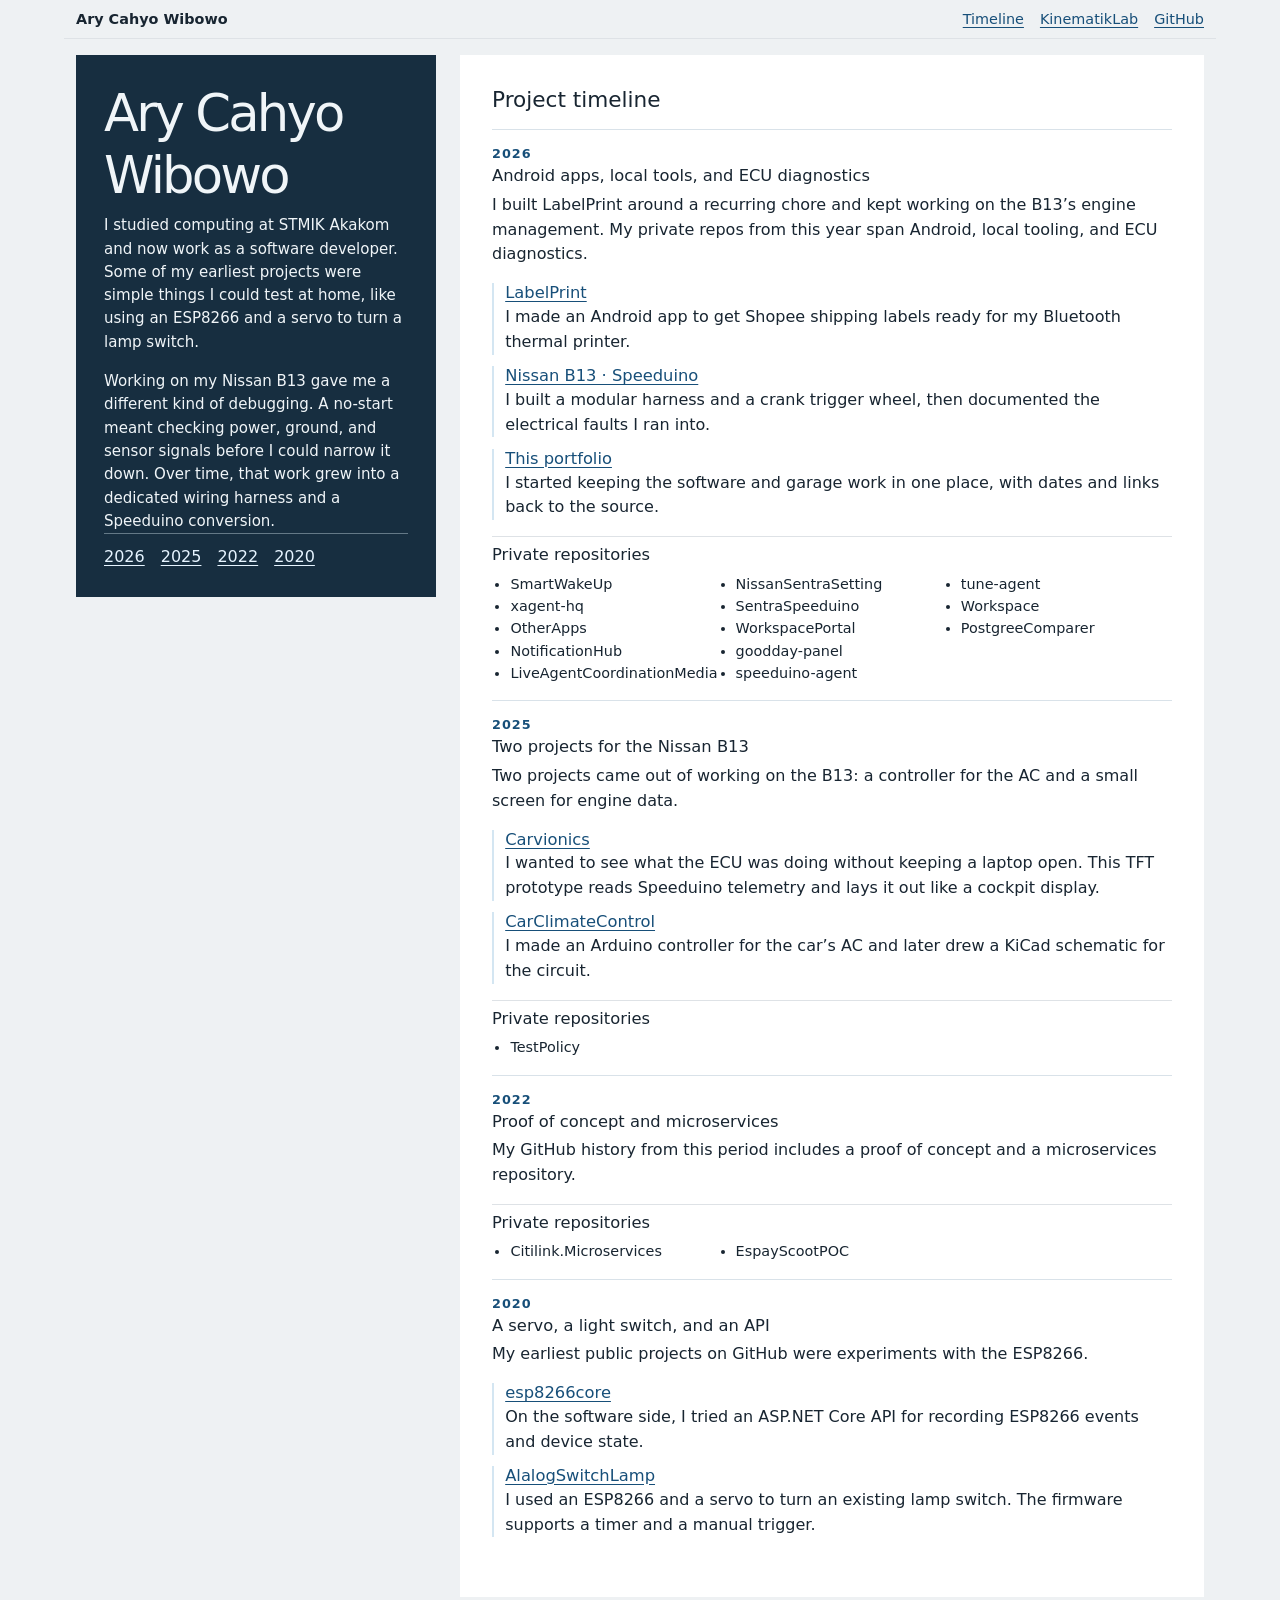
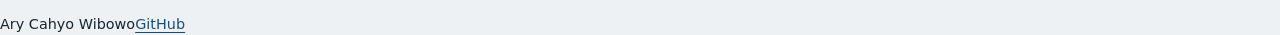
<file: index.html>
<!doctype html>
<html lang="en">
<head>
<meta charset="utf-8">
<meta name="viewport" content="width=device-width, initial-scale=1">
<meta name="description" content="A project timeline spanning software development, embedded electronics, and hands-on automotive work.">
<title>Ary Cahyo Wibowo | Project Timeline</title>
<link rel="stylesheet" href="https://cdn.jsdelivr.net/npm/bootstrap@5.3.9/dist/css/bootstrap.min.css">
<style>
body { margin: 0; background: var(--page); color: var(--ink); line-height: 1.55; }
.wrap { max-width: 72rem; }
a { color: var(--link); text-underline-offset: .19em; }
a:focus-visible { outline: 2px solid currentColor; outline-offset: 4px; }
header,footer { font-size: .9rem; }
h1 { font-size: clamp(2rem,4vw,3.35rem); letter-spacing: -.055em; }
h2 { font-size: 1.35rem; }
h3,h4 { font-size: 1.02rem; }
p { max-width: 68ch; }
.layout { align-items: start; }
.sidebar { padding: clamp(1rem, 2.5vw, 1.75rem); }
.sidebar p { font-size: .94rem; }
.sidebar > :last-child, .sidebar p:last-child { margin-bottom: 0; }
@media (min-width: 992px) {
  .sidebar { position: sticky; top: 1rem; }
}
@media (max-width: 575.98px) {
  .wrap { --bs-gutter-x: 1.5rem; }
}
:root { --page: #eef1f3; --ink: #182531; --link: #174f79; }
.ary .sidebar { background: #172e40; color: #f0f5f8; }
.ary .sidebar a { color: #e6f4ff; }
.archive { background: #fff; padding: clamp(1rem, 3vw, 2rem); }
.year { border-top: 1px solid #d9e2e9; padding: 1rem 0; scroll-margin-top: 1rem; }
.year > h3 { margin-bottom: .45rem; }
.year time { color: #174f79; font: 650 .8rem system-ui,sans-serif; letter-spacing: .08em; display: block; margin-bottom: .3rem; }
.entry { border-left: 2px solid #d4e6f2; padding-left: .7rem; margin: .7rem 0; }
.entry h4 { margin-bottom: .15rem; }
.entry p { margin: 0; }
.repo-names { column-width: 12rem; font-size: .9rem; padding-left: 1.15rem; margin-bottom: 0; overflow-wrap: anywhere; }
.repo-names li { break-inside: avoid; }
.year-index { border-top: 1px solid #647987; padding-top: .65rem; }

</style>
</head>
<body data-layout="portfolio-split" class="ary">
<a class="visually-hidden-focusable" href="#main">Skip to content</a>

<header class="container wrap d-flex flex-wrap align-items-baseline justify-content-between gap-2 py-2 border-bottom"><strong>Ary Cahyo Wibowo</strong><nav class="d-flex flex-wrap gap-3" aria-label="Site links"><a href="#timeline">Timeline</a><a href="https://kinematiklab.github.io/">KinematikLab</a><a href="https://github.com/yrac">GitHub</a></nav></header>
<main id="main" class="container wrap">
<div class="row layout g-3 g-lg-4 py-3">
<div class="col-lg-4"><aside class="sidebar" aria-label="About and timeline index"><h1 class="mb-2">Ary Cahyo Wibowo</h1><div class="hero-copy" id="about"><p>I studied computing at STMIK Akakom and now work as a software developer. Some of my earliest projects were simple things I could test at home, like using an ESP8266 and a servo to turn a lamp switch.</p><p>Working on my Nissan B13 gave me a different kind of debugging. A no-start meant checking power, ground, and sensor signals before I could narrow it down. Over time, that work grew into a dedicated wiring harness and a Speeduino conversion.</p></div>
<nav class="year-index d-flex flex-wrap gap-3 mb-0" aria-label="Jump to year"><a href="#year-2026">2026</a><a href="#year-2025">2025</a><a href="#year-2022">2022</a><a href="#year-2020">2020</a></nav></aside></div>
<div class="col-lg-8"><section id="timeline" class="archive" aria-labelledby="timeline-title"><div id="projects"><h2 class="mb-3" id="timeline-title">Project timeline</h2></div>
<div class="year" id="year-2026"><time datetime="2026">2026</time><h3>Android apps, local tools, and ECU diagnostics</h3><p>I built LabelPrint around a recurring chore and kept working on the B13’s engine management. My private repos from this year span Android, local tooling, and ECU diagnostics.</p>
<article class="entry"><h4><a href="projects/labelprint/">LabelPrint</a></h4><p>I made an Android app to get Shopee shipping labels ready for my Bluetooth thermal printer.</p></article><article class="entry"><h4><a href="projects/nissan-b13/">Nissan B13 · Speeduino</a></h4><p>I built a modular harness and a crank trigger wheel, then documented the electrical faults I ran into.</p></article>
<article class="entry"><h4><a href="https://github.com/arycahy/arycahy.github.io">This portfolio</a></h4><p>I started keeping the software and garage work in one place, with dates and links back to the source.</p></article>
<section class="private border-top pt-2 mt-3"><h4>Private repositories</h4><ul class="repo-names"><li>SmartWakeUp</li><li>xagent-hq</li><li>OtherApps</li><li>NotificationHub</li><li>LiveAgentCoordinationMedia</li><li>NissanSentraSetting</li><li>SentraSpeeduino</li><li>WorkspacePortal</li><li>goodday-panel</li><li>speeduino-agent</li><li>tune-agent</li><li>Workspace</li><li>PostgreeComparer</li></ul></section>
</div>
<div class="year" id="year-2025"><time datetime="2025">2025</time><h3>Two projects for the Nissan B13</h3><p>Two projects came out of working on the B13: a controller for the AC and a small screen for engine data.</p>

<article class="entry"><h4><a href="https://github.com/yrac/Carvionics">Carvionics</a></h4><p>I wanted to see what the ECU was doing without keeping a laptop open. This TFT prototype reads Speeduino telemetry and lays it out like a cockpit display.</p></article>
<article class="entry"><h4><a href="https://github.com/yrac/CarClimateControl">CarClimateControl</a></h4><p>I made an Arduino controller for the car’s AC and later drew a KiCad schematic for the circuit.</p></article>
<section class="private border-top pt-2 mt-3"><h4>Private repositories</h4><ul class="repo-names"><li>TestPolicy</li></ul></section>
</div>
<div class="year" id="year-2022"><time datetime="2022">2022</time><h3>Proof of concept and microservices</h3><p>My GitHub history from this period includes a proof of concept and a microservices repository.</p>


<section class="private border-top pt-2 mt-3"><h4>Private repositories</h4><ul class="repo-names"><li>Citilink.Microservices</li><li>EspayScootPOC</li></ul></section>
</div>
<div class="year" id="year-2020"><time datetime="2020">2020</time><h3>A servo, a light switch, and an API</h3><p>My earliest public projects on GitHub were experiments with the ESP8266.</p>

<article class="entry"><h4><a href="https://github.com/yrac/esp8266core">esp8266core</a></h4><p>On the software side, I tried an ASP.NET Core API for recording ESP8266 events and device state.</p></article>
<article class="entry"><h4><a href="https://github.com/yrac/AlalogSwitchLamp">AlalogSwitchLamp</a></h4><p>I used an ESP8266 and a servo to turn an existing lamp switch. The firmware supports a timer and a manual trigger.</p></article>

</div>
</section></div></div>
</main>
<footer class="wrap" id="contact"><span>Ary Cahyo Wibowo</span><a href="https://github.com/yrac">GitHub</a></footer>
</body>
</html>
</file>
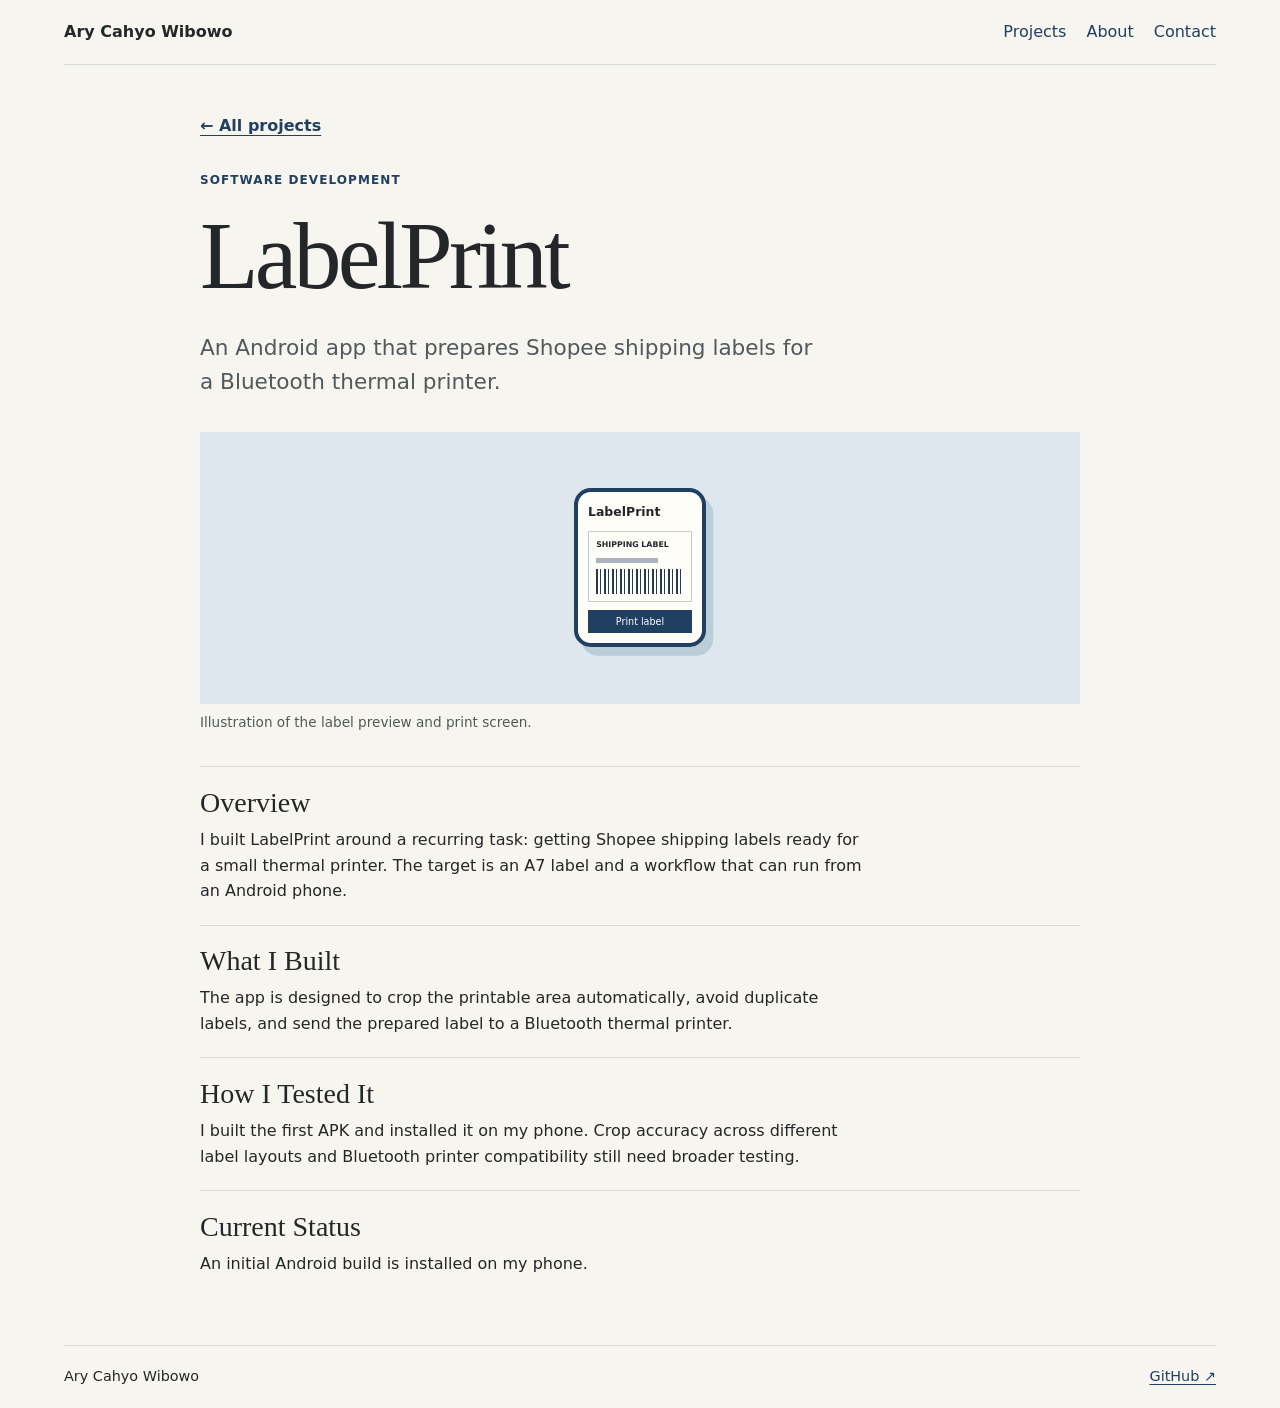
<file: projects/labelprint/index.html>
<!doctype html>
<html lang="en">
<head>
  <meta charset="utf-8">
  <meta name="viewport" content="width=device-width, initial-scale=1">
  <meta name="description" content="An Android app that prepares Shopee shipping labels for a Bluetooth thermal printer.">
  <meta name="theme-color" content="#f7f5ef">
  <title>LabelPrint | Ary Cahyo Wibowo</title>
  <link rel="stylesheet" href="../../assets/style.css">
</head>
<body>
  <a class="skip" href="#main">Skip to content</a>
  <header class="site-header wrap">
    <a class="brand" href="../../index.html">Ary Cahyo Wibowo</a>
    <nav aria-label="Main navigation">
      <a href="../../index.html#projects">Projects</a>
      <a href="../../index.html#about">About</a>
      <a href="../../index.html#contact">Contact</a>
    </nav>
  </header>
  <main id="main" class="wrap">
  <article class="detail">
    <header class="detail-header">
      <a class="text-link" href="../../index.html#projects">← All projects</a>
      <p class="eyebrow">Software Development</p>
      <h1>LabelPrint</h1>
      <p class="intro">An Android app that prepares Shopee shipping labels for a Bluetooth thermal printer.</p>
    </header>
    <figure>
      <div class="project-visual software-visual" aria-hidden="true">
        <div class="phone"><div class="phone-top">LabelPrint</div><div class="paper"><span>SHIPPING LABEL</span><i></i><b></b></div><div class="print">Print label</div></div>
      </div>
      <figcaption>Illustration of the label preview and print screen.</figcaption>
    </figure>
    <section class="detail-section"><h2>Overview</h2><p>I built LabelPrint around a recurring task: getting Shopee shipping labels ready for a small thermal printer. The target is an A7 label and a workflow that can run from an Android phone.</p></section>
    <section class="detail-section"><h2>What I Built</h2><p>The app is designed to crop the printable area automatically, avoid duplicate labels, and send the prepared label to a Bluetooth thermal printer.</p></section>
    <section class="detail-section"><h2>How I Tested It</h2><p>I built the first APK and installed it on my phone. Crop accuracy across different label layouts and Bluetooth printer compatibility still need broader testing.</p></section>
    <section class="detail-section"><h2>Current Status</h2><p>An initial Android build is installed on my phone.</p></section>
  </article>
  </main>
  <footer class="wrap site-footer"><span>Ary Cahyo Wibowo</span><a href="https://github.com/yrac">GitHub ↗</a></footer>
</body>
</html>
</file>
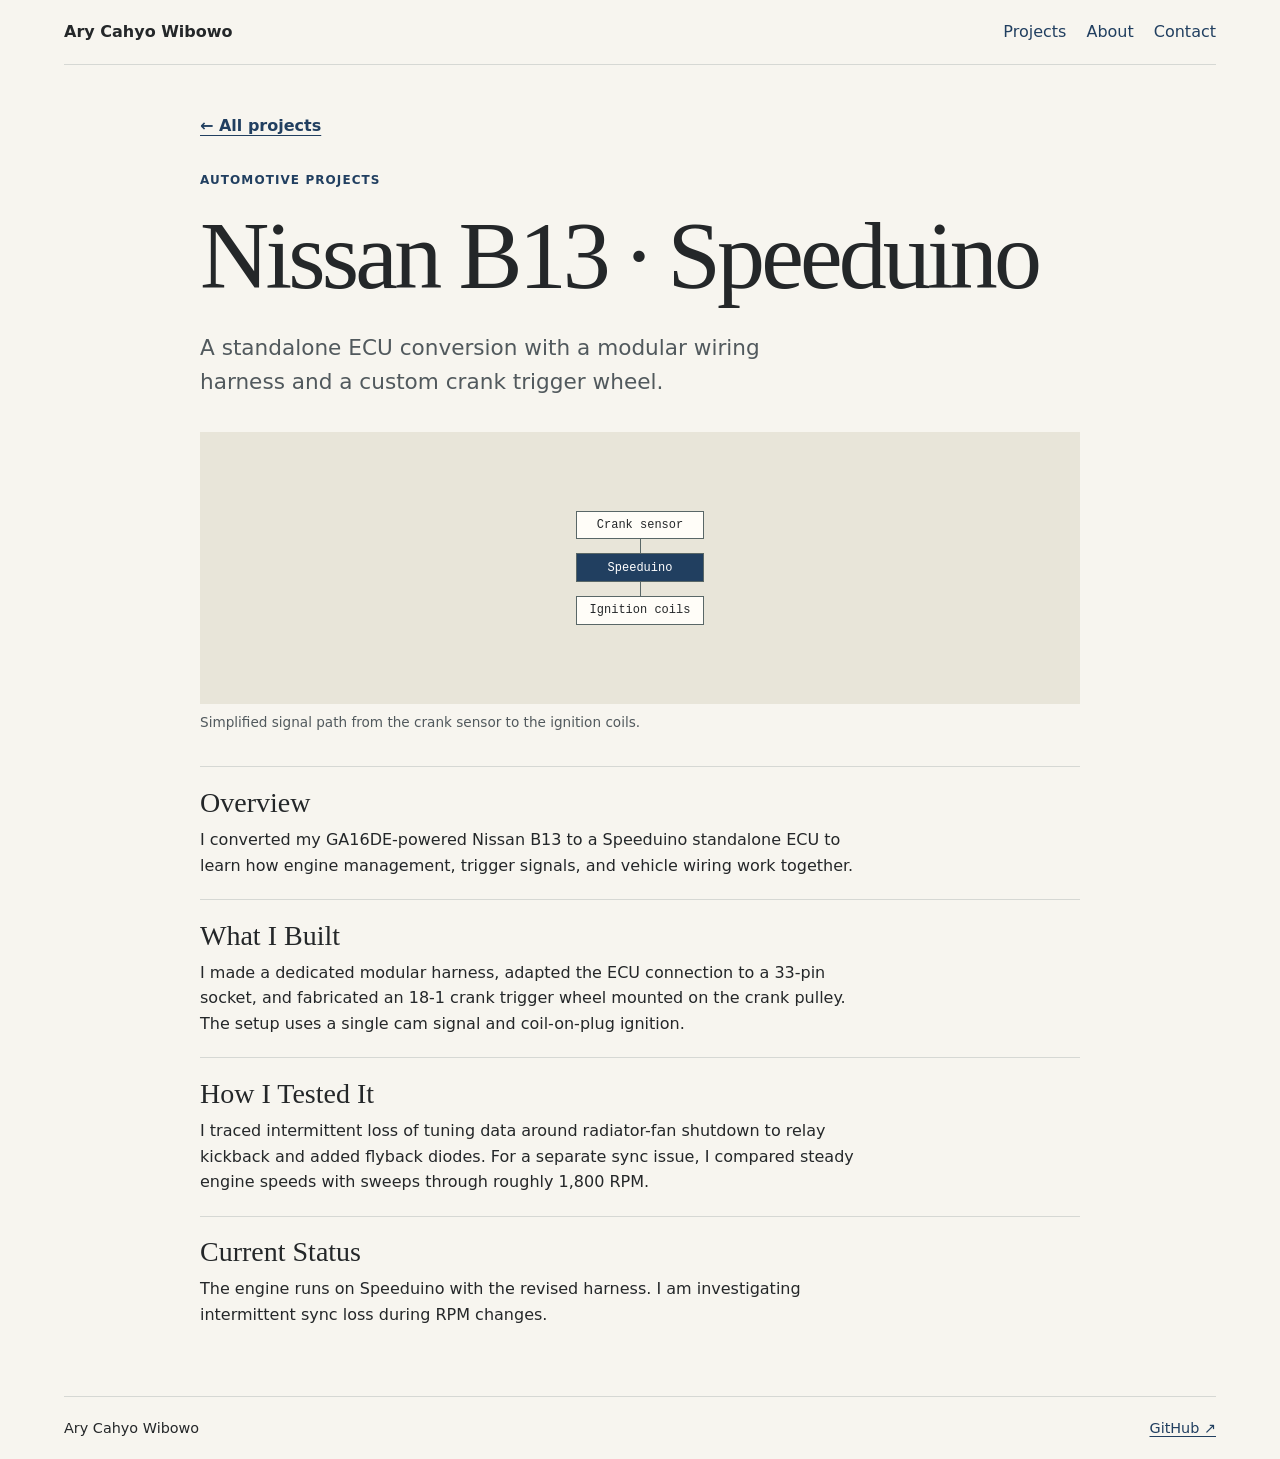
<file: projects/nissan-b13/index.html>
<!doctype html>
<html lang="en">
<head>
  <meta charset="utf-8">
  <meta name="viewport" content="width=device-width, initial-scale=1">
  <meta name="description" content="A standalone ECU conversion with a modular wiring harness and a custom crank trigger wheel.">
  <meta name="theme-color" content="#f7f5ef">
  <title>Nissan B13 · Speeduino | Ary Cahyo Wibowo</title>
  <link rel="stylesheet" href="../../assets/style.css">
</head>
<body>
  <a class="skip" href="#main">Skip to content</a>
  <header class="site-header wrap">
    <a class="brand" href="../../index.html">Ary Cahyo Wibowo</a>
    <nav aria-label="Main navigation">
      <a href="../../index.html#projects">Projects</a>
      <a href="../../index.html#about">About</a>
      <a href="../../index.html#contact">Contact</a>
    </nav>
  </header>
  <main id="main" class="wrap">
  <article class="detail">
    <header class="detail-header">
      <a class="text-link" href="../../index.html#projects">← All projects</a>
      <p class="eyebrow">Automotive Projects</p>
      <h1>Nissan B13 · Speeduino</h1>
      <p class="intro">A standalone ECU conversion with a modular wiring harness and a custom crank trigger wheel.</p>
    </header>
    <figure>
      <div class="project-visual automotive-visual" aria-hidden="true">
        <div class="wiring">
          <div class="wire-node">Crank sensor</div><div class="wire-line"></div>
          <div class="wire-node primary">Speeduino</div><div class="wire-line"></div>
          <div class="wire-node">Ignition coils</div>
        </div>
      </div>
      <figcaption>Simplified signal path from the crank sensor to the ignition coils.</figcaption>
    </figure>
    <section class="detail-section"><h2>Overview</h2><p>I converted my GA16DE-powered Nissan B13 to a Speeduino standalone ECU to learn how engine management, trigger signals, and vehicle wiring work together.</p></section>
    <section class="detail-section"><h2>What I Built</h2><p>I made a dedicated modular harness, adapted the ECU connection to a 33-pin socket, and fabricated an 18-1 crank trigger wheel mounted on the crank pulley. The setup uses a single cam signal and coil-on-plug ignition.</p></section>
    <section class="detail-section"><h2>How I Tested It</h2><p>I traced intermittent loss of tuning data around radiator-fan shutdown to relay kickback and added flyback diodes. For a separate sync issue, I compared steady engine speeds with sweeps through roughly 1,800 RPM.</p></section>
    <section class="detail-section"><h2>Current Status</h2><p>The engine runs on Speeduino with the revised harness. I am investigating intermittent sync loss during RPM changes.</p></section>
  </article>
  </main>
  <footer class="wrap site-footer"><span>Ary Cahyo Wibowo</span><a href="https://github.com/yrac">GitHub ↗</a></footer>
</body>
</html>
</file>
<file: assets/style.css>
:root {
  color-scheme: light;
  --paper: #f7f5ef;
  --ink: #242729;
  --muted: #51595d;
  --accent: #213f60;
  --line: #d6d8d4;
  font-family: system-ui, sans-serif;
  color: var(--ink);
  background: var(--paper);
  line-height: 1.6;
}

* { box-sizing: border-box; }
body, figure { margin: 0; }
a { color: var(--accent); text-underline-offset: .22em; }
a:focus-visible { outline: 2px solid var(--accent); outline-offset: 5px; }
p { margin: 0 0 1em; }
h1, h2, h3 { margin: 0; line-height: 1.05; }
h1, h2, h3 { font-family: Georgia, serif; font-weight: normal; }
h2 { font-size: clamp(2rem, 4vw, 3.2rem); }
h3 { font-size: clamp(1.65rem, 3vw, 2.4rem); }
.wrap { width: min(100% - 2.5rem, 72rem); margin-inline: auto; }
.site-header, .site-footer {
  display: flex;
  align-items: center;
  justify-content: space-between;
  flex-wrap: wrap;
  gap: .75rem 1.5rem;
  padding-block: 1.2rem;
}
.site-header { border-bottom: 1px solid var(--line); }
.site-footer { border-top: 1px solid var(--line); font-size: .9rem; }
.site-header a { text-decoration: none; }
.site-header a:hover { text-decoration: underline; }
.brand { font-weight: 750; color: var(--ink); }
nav { display: flex; flex-wrap: wrap; gap: .35rem 1.25rem; }
.hero { padding-block: clamp(3.5rem, 9vw, 7rem); }
.eyebrow {
  color: var(--accent);
  font-size: .75rem;
  font-weight: 750;
  letter-spacing: .09em;
  text-transform: uppercase;
  margin-bottom: 1rem;
}
.hero h1 { font-size: clamp(3.5rem, 11vw, 8.75rem); letter-spacing: -.055em; }
.hero h1 span { color: var(--accent); }
.intro { max-width: 39rem; margin-top: 1.5rem; color: var(--muted); font-size: clamp(1.1rem, 2.1vw, 1.35rem); }
.button { display: inline-flex; gap: .8rem; padding: .7rem 1.05rem; background: var(--accent); color: white; text-decoration: none; font-weight: 650; }
.button:hover { background: #102c48; }
.section { padding-block: 2.4rem; border-top: 1px solid var(--line); }
.project-grid { display: grid; grid-template-columns: repeat(2, minmax(0, 1fr)); gap: 1.4rem; margin-top: 1.5rem; }
.project-card { display: flex; flex-direction: column; border: 1px solid var(--line); background: #fffdf8; }
.project-visual { min-height: 15rem; display: grid; place-items: center; padding: 1.15rem; }
.software-visual { background: #dde7ed; }
.automotive-visual { background: #e8e5d9; }
.phone { width: 8.3rem; padding: .65rem; border: 4px solid #213f60; border-radius: 1.05rem; background: #fffdf8; box-shadow: .45rem .55rem 0 #bacdd9; }
.phone-top { font-size: .78rem; font-weight: 750; margin-bottom: .55rem; }
.paper { padding: .45rem; border: 1px solid #c8cdd1; }
.paper span { display: block; font-size: .49rem; font-weight: 800; }
.paper i { display: block; height: .35rem; width: 70%; background: #aab4bf; margin-block: .35rem; }
.paper b { display: block; height: 1.55rem; background: repeating-linear-gradient(90deg, #243b50 0 2px, transparent 2px 4px, #243b50 4px 5px, transparent 5px 8px); }
.print { font-size: .6rem; text-align: center; background: var(--accent); color: white; padding: .22rem; margin-top: .55rem; }
.wiring { display: flex; flex-direction: column; align-items: center; }
.wire-node { min-width: 8rem; text-align: center; padding: .26rem .5rem; background: #fffdf8; border: 1px solid #596767; font: .75rem/1.5 ui-monospace, monospace; }
.wire-node.primary { color: white; background: var(--accent); }
.wire-line { width: 1px; height: .9rem; background: #596767; }
.card-copy { display: flex; flex: 1; flex-direction: column; align-items: flex-start; padding: clamp(1rem, 3vw, 1.7rem); }
.card-copy h3 a { color: var(--ink); text-decoration: none; }
.card-copy h3 a:hover { text-decoration: underline; }
.card-copy h3 + p { margin-top: .75rem; color: var(--muted); }
.card-copy .text-link { margin-top: auto; }
.text-link { font-weight: 650; }
.info { display: grid; grid-template-columns: 1fr 2fr; gap: 1rem; }
.info p { max-width: 39rem; margin: 0; }
.detail { max-width: 55rem; margin-inline: auto; padding-block: 3rem; }
.detail-header .eyebrow { margin-top: 2rem; }
.detail h1 { font-size: clamp(2.8rem, 8vw, 6rem); letter-spacing: -.04em; }
.detail figure { margin-block: 2rem; }
.detail .project-visual { min-height: 17rem; }
figcaption { color: var(--muted); font-size: .85rem; padding-top: .55rem; }
.detail-section { padding-block: 1.3rem; border-top: 1px solid var(--line); }
.detail-section h2 { font-size: 1.75rem; margin-bottom: .6rem; }
.detail-section p { max-width: 42rem; margin: 0; }
.sr-only, .skip:not(:focus) { position: absolute; width: 1px; height: 1px; margin: -1px; overflow: hidden; clip-path: inset(50%); white-space: nowrap; }
.skip:focus { position: absolute; top: .5rem; left: .5rem; background: white; padding: .5rem; z-index: 1; }

@media (max-width: 42rem) {
  .project-grid, .info { grid-template-columns: 1fr; }
}
</file>
